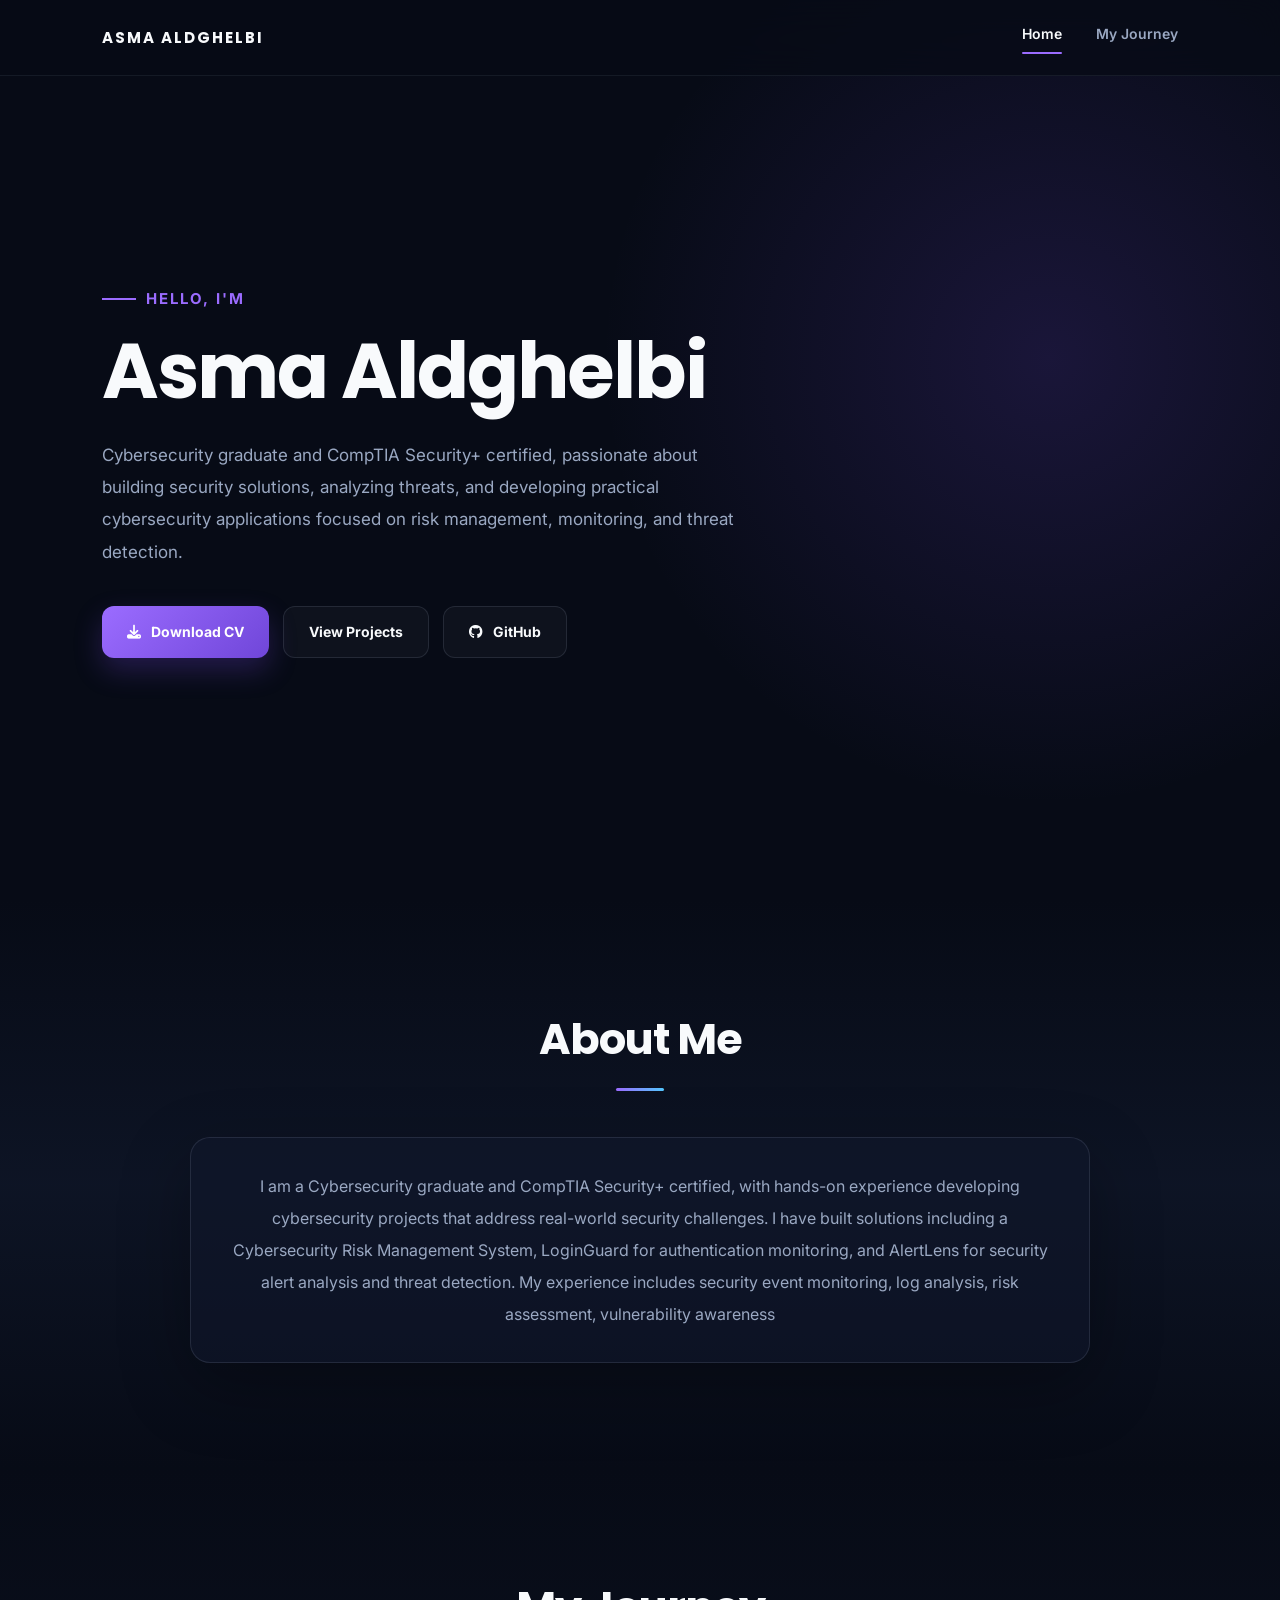
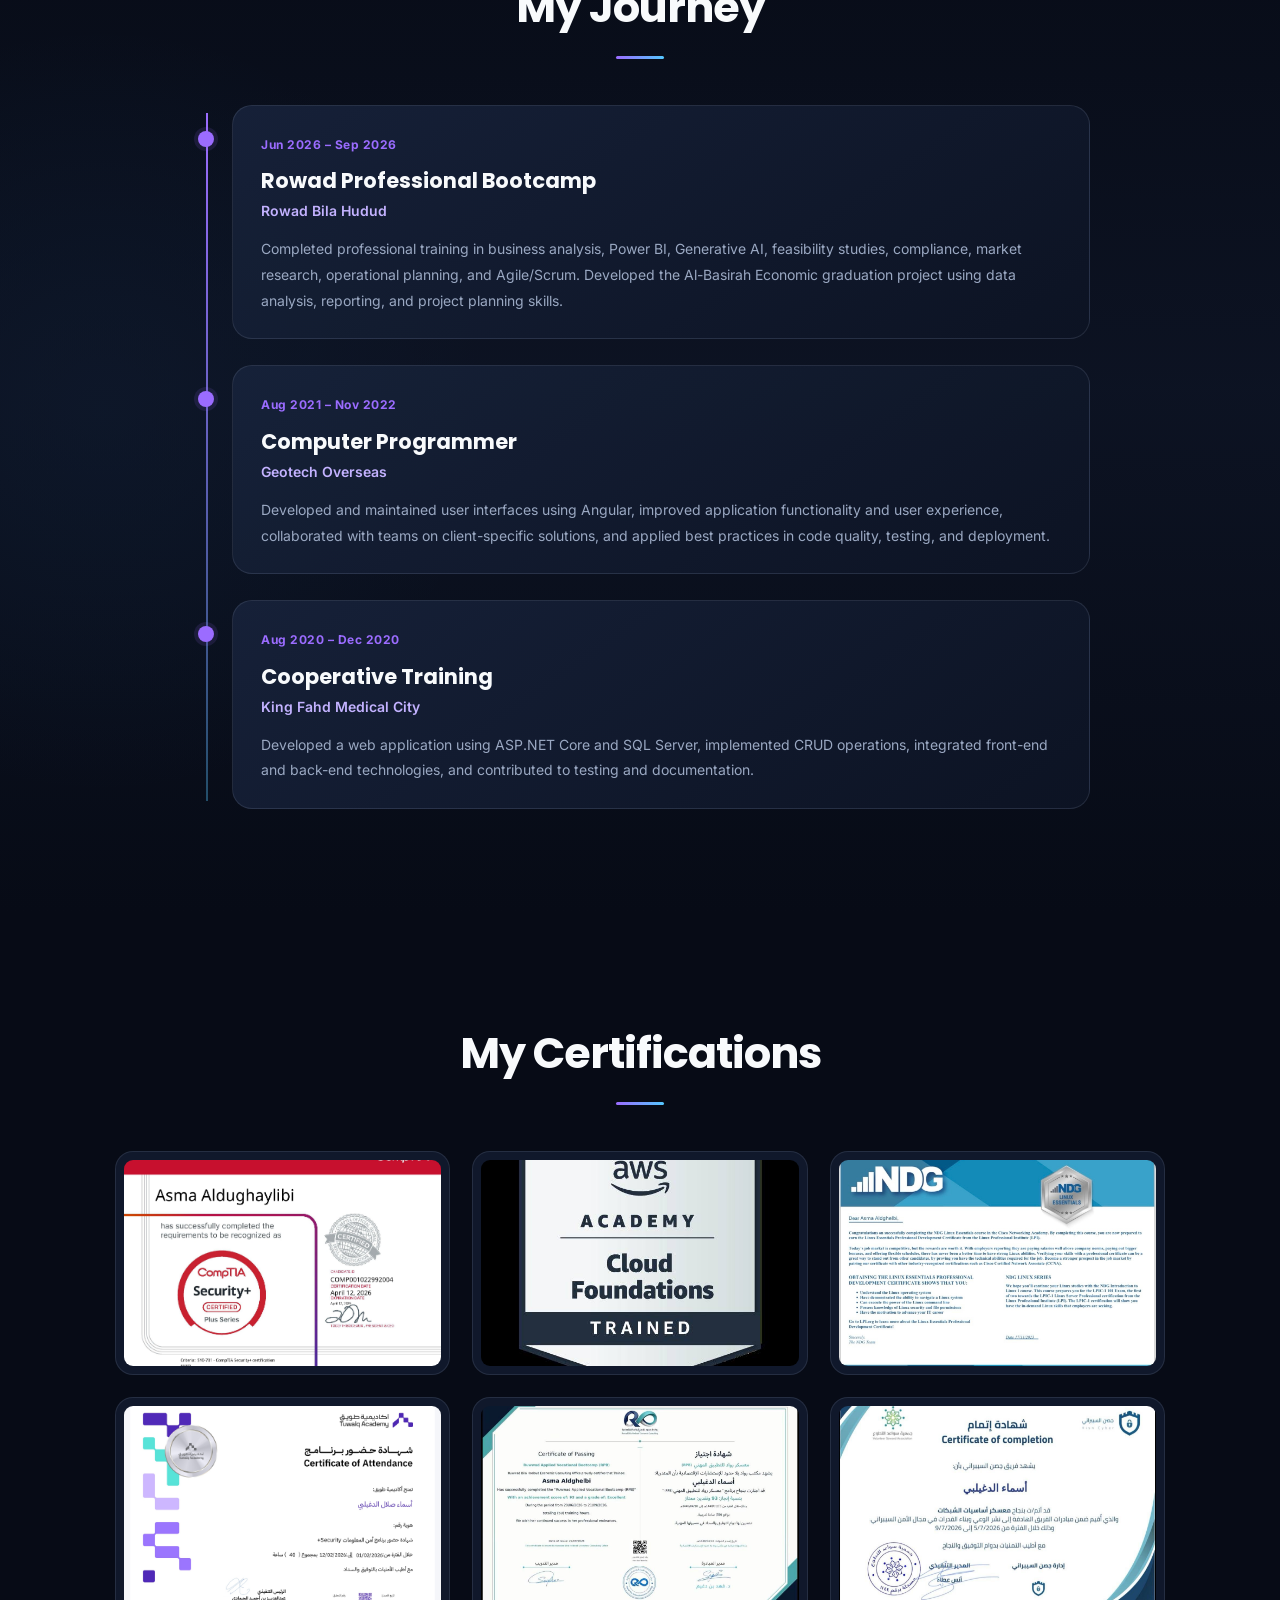
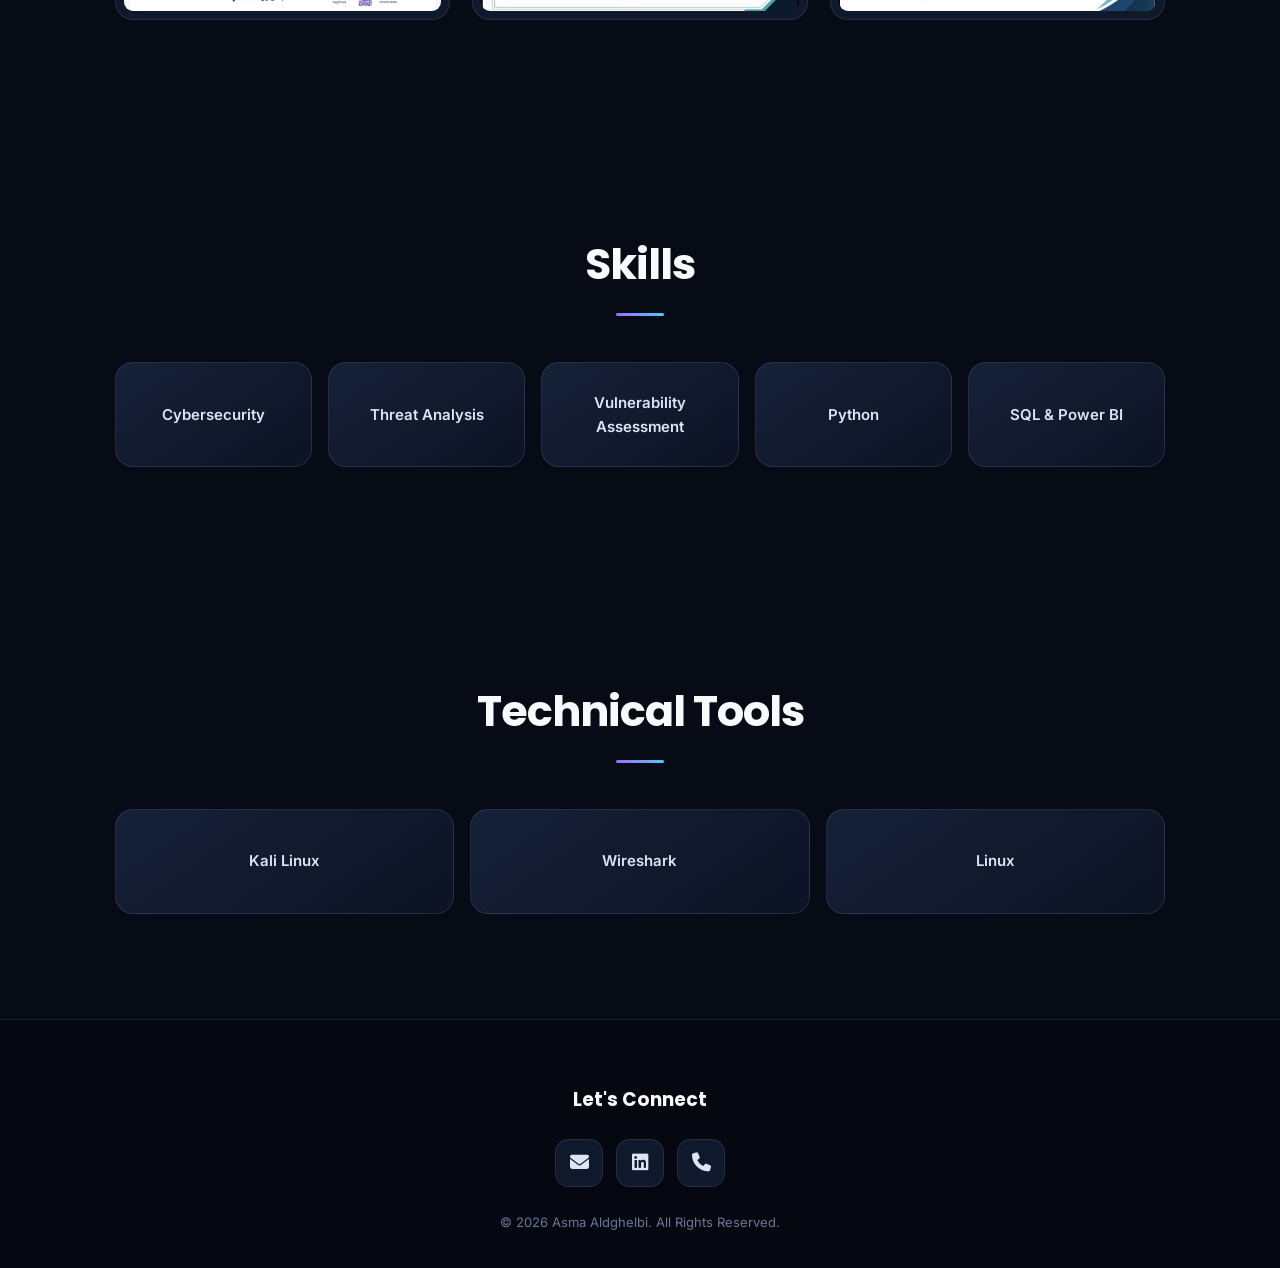
<file: index.html>
<!DOCTYPE html>
<html lang="en">

<head>

    <meta charset="UTF-8">
    <meta name="viewport" content="width=device-width, initial-scale=1.0">

    <title>Asma Aldghelbi | Portfolio</title>

    <link rel="stylesheet" href="css/style.css">

    <link rel="stylesheet"
        href="https://cdnjs.cloudflare.com/ajax/libs/font-awesome/6.7.2/css/all.min.css">

</head>


<body>


<header>

    <nav class="navbar">

        <ul class="nav-links">

            <li>
                <a href="index.html" class="active">
                    Home
                </a>
            </li>

            <li>
                <a href="#journey">
                    My Journey
                </a>
            </li>

        </ul>

    </nav>

</header>



<section class="hero">


    <div class="hero-content">


        <h3>Hello, I'm</h3>


        <h1>Asma Aldghelbi</h1>


        <p>
            Cybersecurity graduate and CompTIA Security+ certified,
            passionate about building security solutions, analyzing
            threats, and developing practical cybersecurity applications
            focused on risk management, monitoring, and threat detection.
        </p>


        <div class="hero-buttons">


            <a href="files/AsmaAldghelbi.pdf"
               download="AsmaAldghelbi.pdf"
               class="btn">

                <i class="fa-solid fa-download"></i>
                Download CV

            </a>



            <a href="projects.html"
               class="btn-outline">

                View Projects

            </a>

            <a href="https://github.com/asma948y8"
               class="btn-outline"
               target="_blank"
               rel="noopener noreferrer">

                <i class="fa-brands fa-github"></i>
                GitHub

            </a>


        </div>


    </div>

</section>





<section class="about">


    <h2>
        About Me
    </h2>



    <p>

        I am a Cybersecurity graduate and CompTIA Security+ certified,
        with hands-on experience developing cybersecurity projects that
        address real-world security challenges. I have built solutions
        including a Cybersecurity Risk Management System, LoginGuard for
        authentication monitoring, and AlertLens for security alert
        analysis and threat detection.

        My experience includes security event monitoring, log analysis,
        risk assessment, vulnerability awareness

    </p>


</section>




<section class="journey" id="journey">


    <h2>
        My Journey
    </h2>


    <div class="timeline">


        <article class="timeline-item">

            <div class="timeline-dot"></div>

            <div class="timeline-card">

                <span class="timeline-date">Jun 2026 – Sep 2026</span>

                <h3>Rowad Professional Bootcamp</h3>

                <h4>Rowad Bila Hudud</h4>

                <p>
                    Completed professional training in business analysis, Power BI,
                    Generative AI, feasibility studies, compliance, market research,
                    operational planning, and Agile/Scrum. Developed the Al-Basirah
                    Economic graduation project using data analysis, reporting, and
                    project planning skills.
                </p>

            </div>

        </article>


        <article class="timeline-item">

            <div class="timeline-dot"></div>

            <div class="timeline-card">

                <span class="timeline-date">Aug 2021 – Nov 2022</span>

                <h3>Computer Programmer</h3>

                <h4>Geotech Overseas</h4>

                <p>
                    Developed and maintained user interfaces using Angular,
                    improved application functionality and user experience,
                    collaborated with teams on client-specific solutions, and
                    applied best practices in code quality, testing, and deployment.
                </p>

            </div>

        </article>


        <article class="timeline-item">

            <div class="timeline-dot"></div>

            <div class="timeline-card">

                <span class="timeline-date">Aug 2020 – Dec 2020</span>

                <h3>Cooperative Training</h3>

                <h4>King Fahd Medical City</h4>

                <p>
                    Developed a web application using ASP.NET Core and SQL Server,
                    implemented CRUD operations, integrated front-end and back-end
                    technologies, and contributed to testing and documentation.
                </p>

            </div>

        </article>


    </div>


</section>




<section class="certificates">


    <h2>
        My Certifications
    </h2>



    <div class="certificate-grid">


        <img src="images/securityplus.jpg"
             alt="CompTIA Security+">


        <img src="images/AWS.jpg"
             alt="AWS Cloud Computing Essentials">


        <img src="images/Linux.PNG"
             alt="Linux Essentials">

        <img src="images/SecurityCertification.jpg"
             alt="Security Certification">


        <img src="images/RuwwadCertification.jpg"
             alt="Ruwwad Certification">

        
        <img src="images/HassenCertification.jpg"
             alt="Security Certification">




    </div>


</section>





<section class="skills">


    <h2>
        Skills
    </h2>



    <div class="skills-grid">


        <div class="skill-card">
            Cybersecurity
        </div>


        <div class="skill-card">
            Threat Analysis
        </div>


        <div class="skill-card">
            Vulnerability Assessment
        </div>


        <div class="skill-card">
            Python
        </div>

        <div class="skill-card">
            SQL & Power BI
        </div>


    </div>


</section>




<section class="skills">


    <h2>
        Technical Tools
    </h2>



    <div class="skills-grid">


        <div class="skill-card">
            Kali Linux
        </div>


        <div class="skill-card">
            Wireshark
        </div>


        <div class="skill-card">
            Linux
        </div>


    </div>


</section>




<footer>


    <h3>
        Let's Connect
    </h3>



    <div class="social-links">


        <a href="mailto:asma.aldghelbi@gmail.com">

            <i class="fa-solid fa-envelope"></i>

        </a>



        <a href="https://www.linkedin.com/in/asma-aldghelbi-b849ba235"
           target="_blank">

            <i class="fab fa-linkedin"></i>

        </a>



        <a href="tel:+966530977625">

            <i class="fa-solid fa-phone"></i>

        </a>


    </div>



    <p>
        © 2026 Asma Aldghelbi. All Rights Reserved.
    </p>



</footer>




<script src="js/main.js"></script>


</body>

</html>
</file>
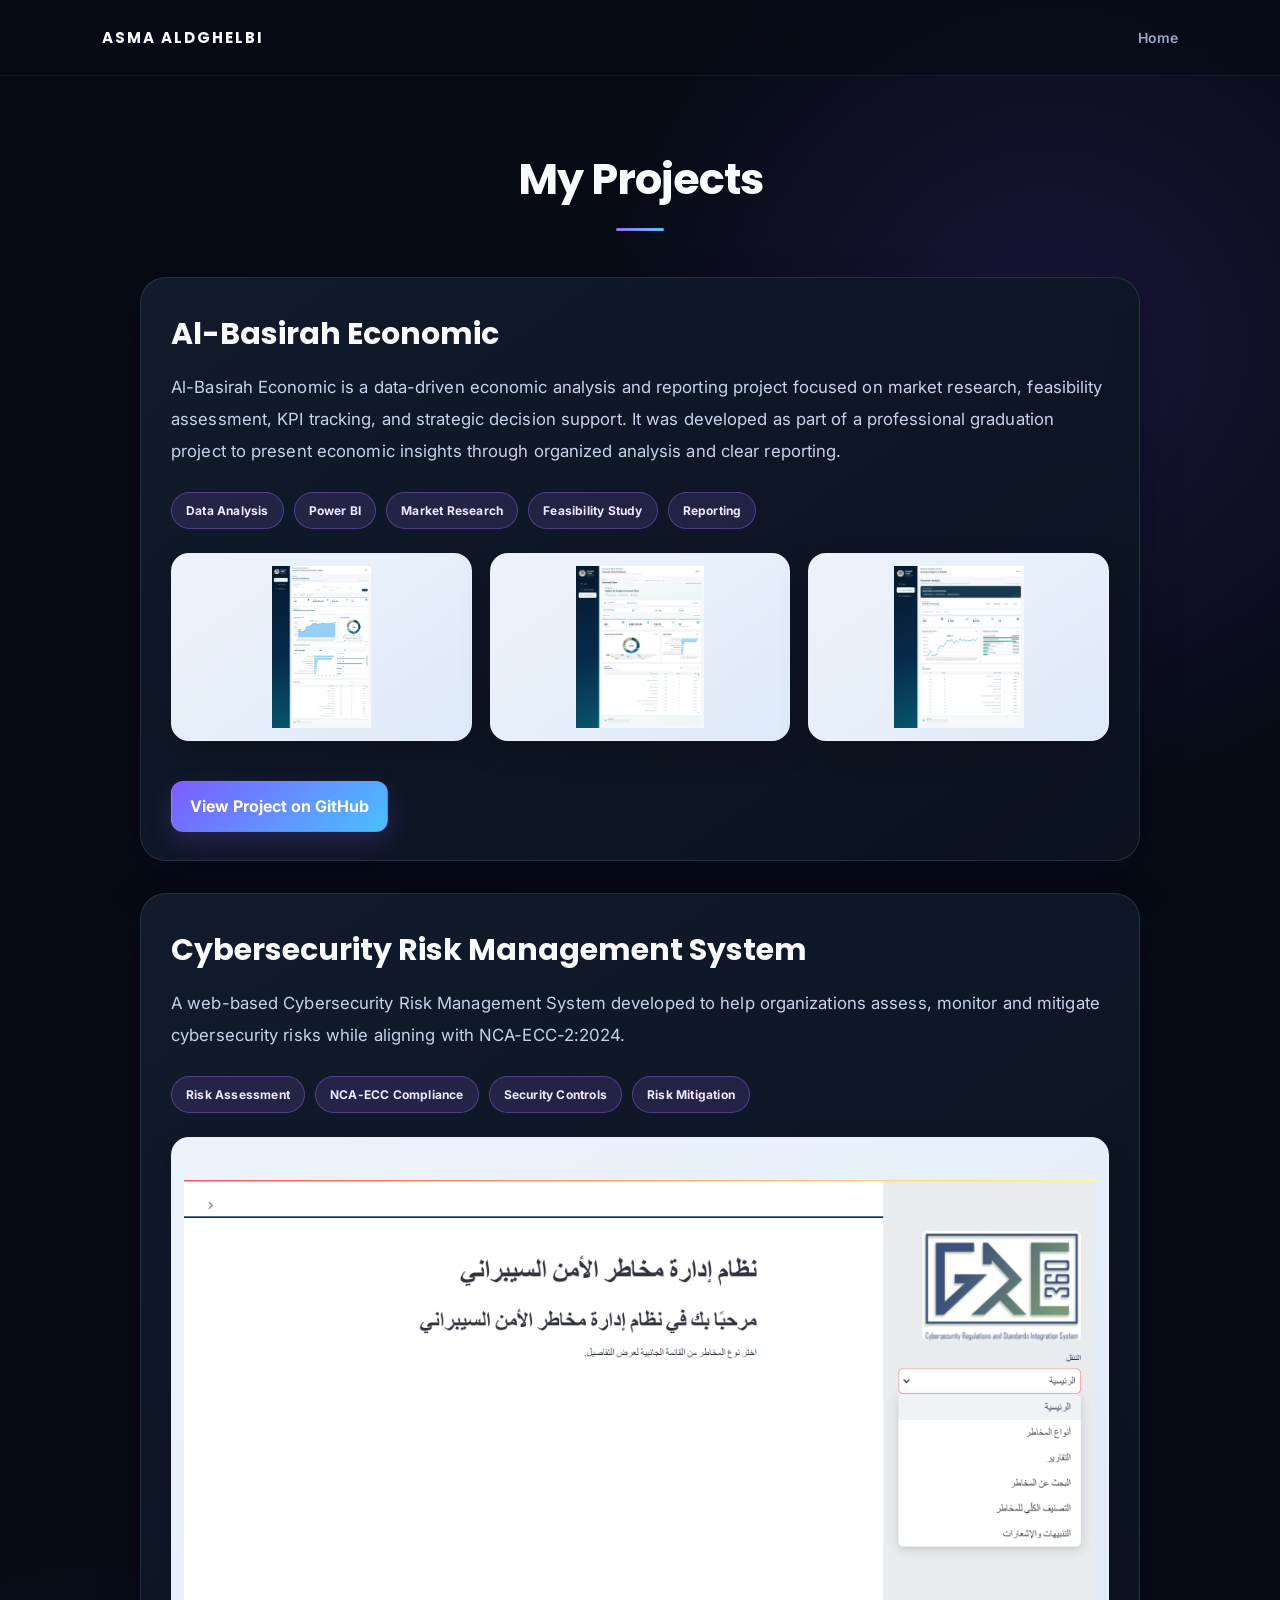
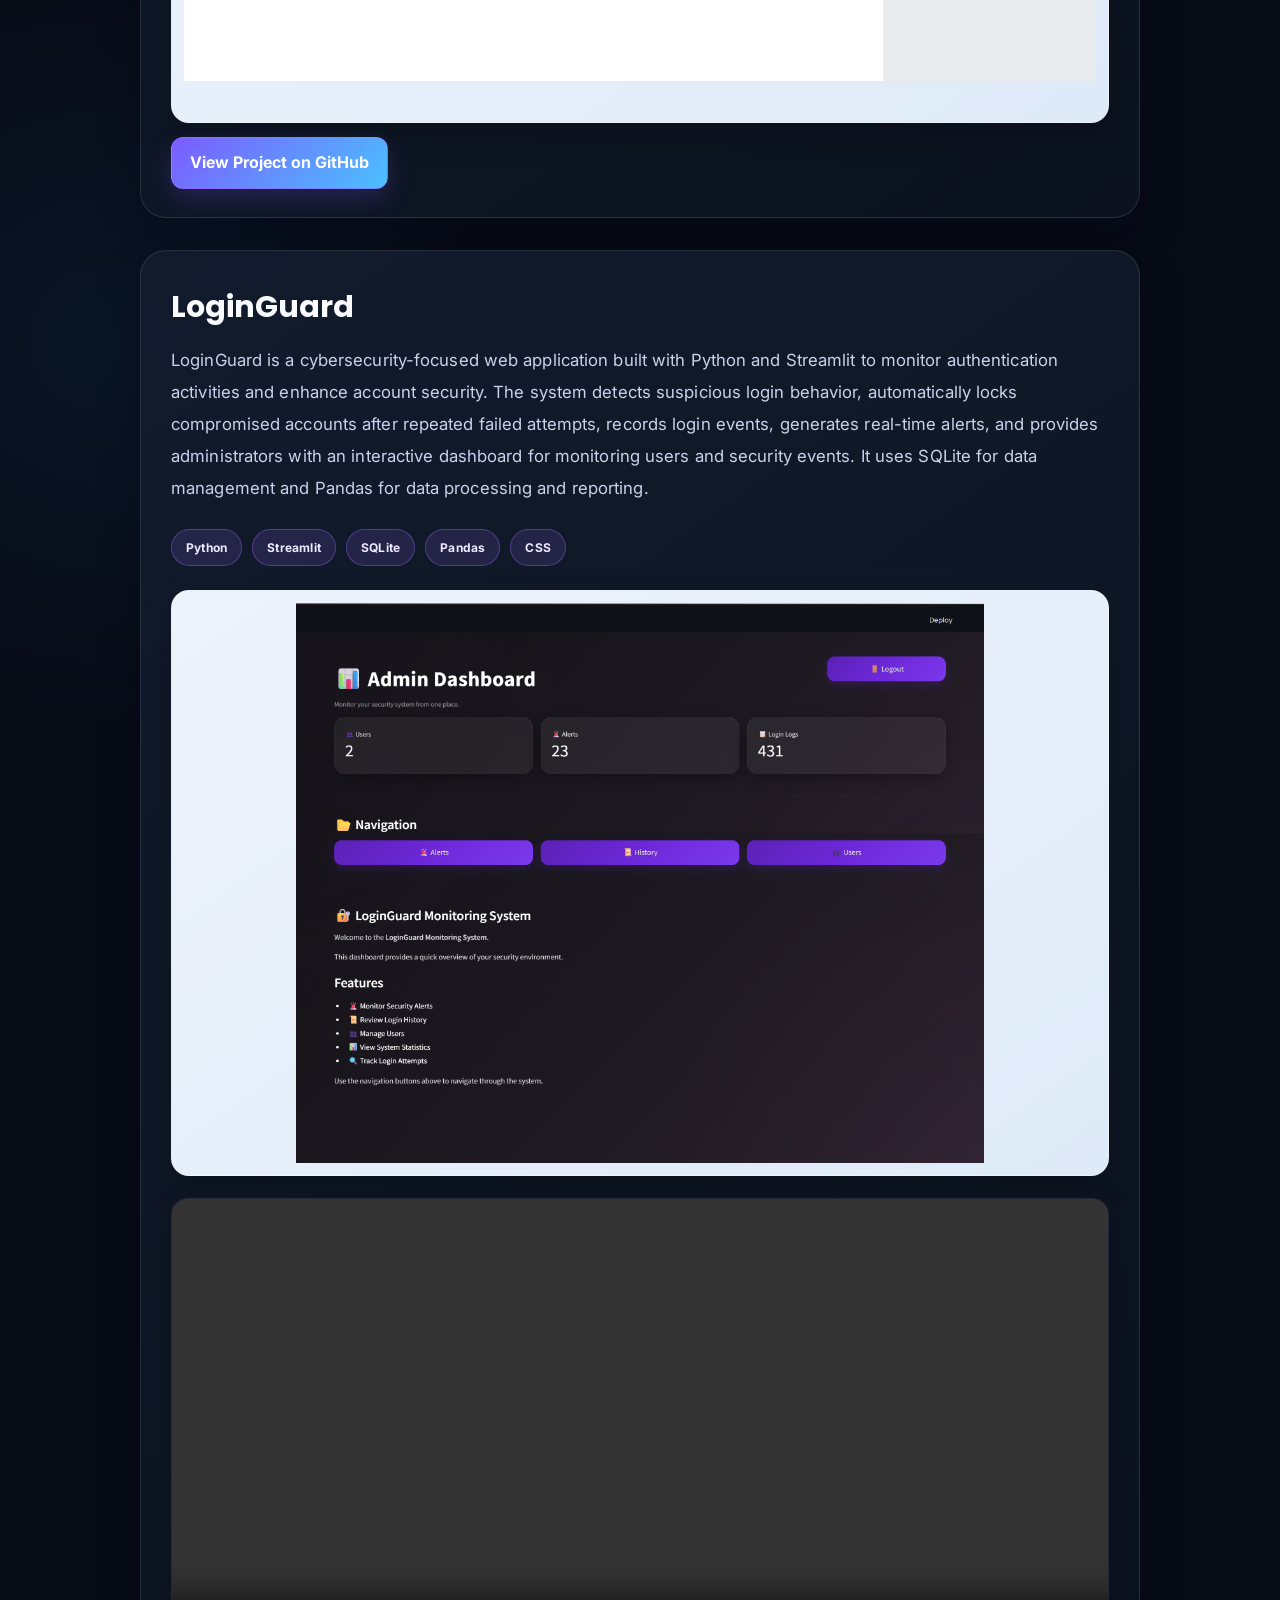
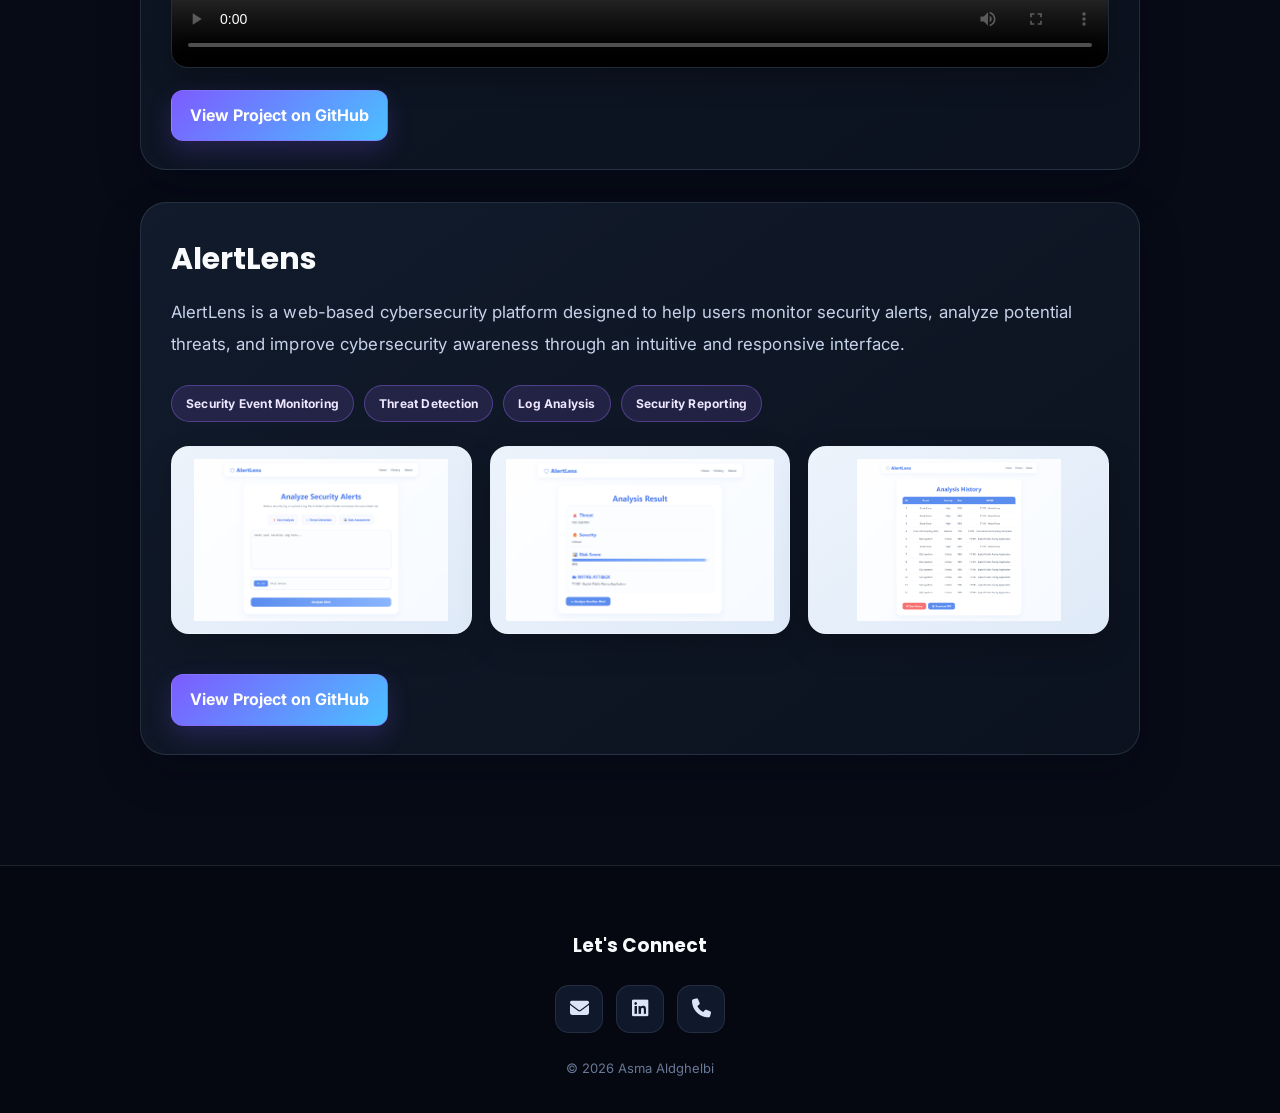
<file: projects.html>
<!DOCTYPE html>
<html lang="en">

<head>
    <meta charset="UTF-8">
    <meta name="viewport" content="width=device-width, initial-scale=1.0">
    <title>Projects | Asma Aldghelbi</title>

    <link rel="stylesheet" href="css/style.css">
    <link rel="stylesheet" href="https://cdnjs.cloudflare.com/ajax/libs/font-awesome/6.7.2/css/all.min.css">
</head>

<body>

    <header>
        <nav class="navbar">
            <ul class="nav-links">
                <li><a href="index.html">Home</a></li>
            </ul>
        </nav>
    </header>

    <section class="projects">

        <h2>My Projects</h2>

        <div class="projects-grid">

            <div class="project-card">

                <div class="project-info">

                    <h3>Al-Basirah Economic</h3>

                    <p>
                        Al-Basirah Economic is a data-driven economic analysis and
                        reporting project focused on market research, feasibility
                        assessment, KPI tracking, and strategic decision support.
                        It was developed as part of a professional graduation
                        project to present economic insights through organized
                        analysis and clear reporting.
                    </p>

                    <div class="tech">
                        <span>Data Analysis</span>
                        <span>Power BI</span>
                        <span>Market Research</span>
                        <span>Feasibility Study</span>
                        <span>Reporting</span>
                    </div>

                    <div class="project-gallery">
                        <img src="images/dashboard.png" alt="Al-Basirah Economic Dashboard">
                        <img src="images/data-dashboard.png" alt="Al-Basirah Economic Data Dashboard">
                        <img src="images/reports.png" alt="Al-Basirah Economic Reports">
                    </div>

                    <a class="project-link" href="https://github.com/asma948y8/-Albasirah-Economic.git" target="_blank" rel="noopener noreferrer">
                        View Project on GitHub
                    </a>

                </div>

            </div>

            <div class="project-card">

                <div class="project-info">

                    <h3>Cybersecurity Risk Management System</h3>

                    <p>
                        A web-based Cybersecurity Risk Management System developed
                        to help organizations assess, monitor and mitigate
                        cybersecurity risks while aligning with NCA-ECC-2:2024.
                    </p>

                    <div class="tech">
                        <span>Risk Assessment</span>
                        <span>NCA-ECC Compliance</span>
                        <span>Security Controls</span>
                        <span>Risk Mitigation</span>
                    </div>

                    <img src="images/GRC360.png" alt="Cybersecurity Risk Management System">

                    <a class="project-link" href="https://github.com/asma948y8/GRC-System" target="_blank" rel="noopener noreferrer">
                        View Project on GitHub
                    </a>
                </div>

            </div>

            <div class="project-card">

                <div class="project-info">

                    <h3>LoginGuard</h3>

                    <p>
                        LoginGuard is a cybersecurity-focused web application built
                        with Python and Streamlit to monitor authentication activities
                        and enhance account security. The system detects suspicious
                        login behavior, automatically locks compromised accounts after
                        repeated failed attempts, records login events, generates
                        real-time alerts, and provides administrators with an
                        interactive dashboard for monitoring users and security events.
                        It uses SQLite for data management and Pandas for data
                        processing and reporting.
                    </p>

                    <div class="tech">
                        <span>Python</span>
                        <span>Streamlit</span>
                        <span>SQLite</span>
                        <span>Pandas</span>
                        <span>CSS</span>
                    </div>

                    <img src="images/LoginGuard.png" alt="LoginGuard Dashboard">

                    <video controls class="project-video">
                        <source src="videos/loginguardvideo.mp4" type="video/mp4">
                        Your browser does not support the video tag.
                    </video>

                    <a class="project-link" href="https://github.com/asma948y8/LoginGuard" target="_blank" rel="noopener noreferrer">
                        View Project on GitHub
                    </a>

                </div>

            </div>

            <div class="project-card">

                <div class="project-info">

                    <h3>AlertLens</h3>

                    <p>
                        AlertLens is a web-based cybersecurity platform designed to
                        help users monitor security alerts, analyze potential threats,
                        and improve cybersecurity awareness through an intuitive and
                        responsive interface.
                    </p>

                    <div class="tech">
                        <span>Security Event Monitoring</span>
                        <span>Threat Detection</span>
                        <span>Log Analysis</span>
                        <span>Security Reporting</span>
                    </div>

                    <div class="project-gallery">
                        <img src="images/Homescrean.png" alt="Home Screen">
                        <img src="images/Resultscrean.png" alt="Result Screen">
                        <img src="images/Historyscrean.png" alt="History Screen">
                    </div>

                    <a class="project-link" href="https://github.com/asma948y8/AlertLens" target="_blank" rel="noopener noreferrer">
                        View Project on GitHub
                    </a>

                </div>

            </div>

        </div>

    </section>

    <footer>

        <h3>Let's Connect</h3>

        <div class="social-links">

            <a href="mailto:asma.aldghelbi@gmail.com">
                <i class="fa-solid fa-envelope"></i>
            </a>

            <a href="https://www.linkedin.com/in/asma-aldghelbi-b849ba235" target="_blank">
                <i class="fab fa-linkedin"></i>
            </a>

            <a href="tel:+966530977625">
                <i class="fa-solid fa-phone"></i>
            </a>

        </div>

        <p>&copy; 2026 Asma Aldghelbi</p>

    </footer>

</body>

</html>
</file>
<file: css/style.css>
@import url('https://fonts.googleapis.com/css2?family=Inter:wght@400;500;600;700;800&family=Poppins:wght@500;600;700;800&display=swap');

:root{
    --bg:#070b16;
    --surface:#10182b;
    --surface-light:#17223a;
    --text:#f8fafc;
    --muted:#9aa8c2;
    --accent:#9b6cff;
    --accent-dark:#7046d9;
    --border:rgba(148,163,184,.16);
    --shadow:0 24px 70px rgba(0,0,0,.3);
}

*{
    margin:0;
    padding:0;
    box-sizing:border-box;
    scroll-behavior:smooth;
}

body{
    background:
        radial-gradient(circle at 82% 8%, rgba(112,70,217,.18), transparent 28rem),
        radial-gradient(circle at 8% 45%, rgba(35,112,180,.1), transparent 24rem),
        var(--bg);
    color:var(--text);
    font-family:'Inter',sans-serif;
    line-height:1.6;
}

body::selection{
    background:var(--accent);
    color:#fff;
}

a{
    color:inherit;
    text-decoration:none;
}

ul{
    list-style:none;
}

.navbar{
    width:100%;
    height:76px;
    display:flex;
    align-items:center;
    padding:0 8%;
    position:fixed;
    top:0;
    left:0;
    background:rgba(7,11,22,.74);
    border-bottom:1px solid rgba(148,163,184,.1);
    backdrop-filter:blur(18px);
    z-index:999;
}

.navbar::before{
    content:'ASMA ALDGHELBI';
    color:var(--text);
    font-family:'Poppins',sans-serif;
    font-size:15px;
    font-weight:700;
    letter-spacing:2px;
}

.nav-links{
    display:flex;
    gap:34px;
    margin-left:auto;
}

.nav-links a{
    color:var(--muted);
    font-size:14px;
    font-weight:600;
    transition:.25s ease;
}

.nav-links a:hover,
.nav-links .active{
    color:var(--text);
}

.nav-links .active::after{
    content:'';
    display:block;
    height:2px;
    margin-top:6px;
    background:var(--accent);
    border-radius:10px;
}

.hero{
    min-height:100vh;
    display:flex;
    align-items:center;
    padding:150px 8% 110px;
    position:relative;
    overflow:hidden;
}

.hero-content{
    max-width:760px;
    position:relative;
    z-index:1;
}

.hero-content h3{
    display:inline-flex;
    align-items:center;
    gap:10px;
    color:var(--accent);
    font-size:15px;
    font-weight:700;
    letter-spacing:2px;
    text-transform:uppercase;
    margin-bottom:18px;
}

.hero-content h3::before{
    content:'';
    width:34px;
    height:2px;
    background:var(--accent);
}

.hero-content h1{
    max-width:700px;
    font-family:'Poppins',sans-serif;
    font-size:clamp(42px,6vw,78px);
    line-height:1.1;
    letter-spacing:-2px;
    margin-bottom:25px;
}

.hero-content h1::first-line{
    color:var(--text);
}

.hero-content p{
    max-width:650px;
    color:var(--muted);
    font-size:17px;
    line-height:1.9;
    margin-bottom:38px;
}

.hero-buttons{
    display:flex;
    flex-wrap:wrap;
    gap:14px;
}

.btn,
.btn-outline{
    display:inline-flex;
    align-items:center;
    justify-content:center;
    gap:10px;
    min-height:52px;
    padding:0 25px;
    border-radius:12px;
    font-size:14px;
    font-weight:700;
    transition:.25s ease;
}

.btn{
    color:#fff;
    background:linear-gradient(135deg,var(--accent),var(--accent-dark));
    box-shadow:0 12px 28px rgba(112,70,217,.28);
}

.btn:hover,
.btn-outline:hover{
    transform:translateY(-4px);
}

.btn-outline{
    color:var(--text);
    border:1px solid var(--border);
    background:rgba(255,255,255,.03);
}

.btn-outline:hover{
    border-color:var(--accent);
    background:rgba(155,108,255,.1);
}

section{
    padding:105px 8%;
}

section h2,
.projects h2{
    text-align:center;
    font-family:'Poppins',sans-serif;
    font-size:clamp(28px,4vw,43px);
    letter-spacing:-1px;
    margin-bottom:46px;
}

section h2::after,
.projects h2::after{
    content:'';
    display:block;
    width:48px;
    height:3px;
    margin:14px auto 0;
    border-radius:10px;
    background:linear-gradient(90deg,var(--accent),#54c7ff);
}

.about{
    background:linear-gradient(180deg,transparent,rgba(16,24,43,.7),transparent);
}

.about p{
    max-width:900px;
    margin:auto;
    padding:32px 36px;
    border:1px solid var(--border);
    border-radius:20px;
    background:rgba(16,24,43,.58);
    color:var(--muted);
    text-align:center;
    line-height:2;
    font-size:16px;
    box-shadow:var(--shadow);
}

.journey{
    background:linear-gradient(180deg,transparent,rgba(16,24,43,.6),transparent);
}

.timeline{
    max-width:900px;
    margin:auto;
    position:relative;
}

.timeline::before{
    content:'';
    position:absolute;
    left:16px;
    top:8px;
    bottom:8px;
    width:2px;
    background:linear-gradient(var(--accent),rgba(84,199,255,.35));
}

.timeline-item{
    position:relative;
    padding-left:42px;
    margin-bottom:26px;
}

.timeline-item:last-child{
    margin-bottom:0;
}

.timeline-dot{
    position:absolute;
    left:8px;
    top:26px;
    width:16px;
    height:16px;
    border-radius:50%;
    background:var(--accent);
    box-shadow:0 0 0 4px rgba(155,108,255,.12);
    z-index:1;
}

.timeline-card{
    padding:25px 28px;
    border:1px solid var(--border);
    border-radius:20px;
    background:linear-gradient(145deg,rgba(23,34,58,.95),rgba(13,20,36,.95));
    transition:.3s ease;
}

.timeline-card:hover{
    transform:translateX(6px);
    border-color:rgba(155,108,255,.65);
    box-shadow:var(--shadow);
}

.timeline-date{
    display:inline-block;
    margin-bottom:10px;
    color:var(--accent);
    font-size:12px;
    font-weight:700;
    letter-spacing:.5px;
}

.timeline-card h3{
    font-family:'Poppins',sans-serif;
    font-size:21px;
    margin-bottom:3px;
}

.timeline-card h4{
    color:#c3b2ff;
    font-size:14px;
    font-weight:600;
    margin-bottom:13px;
}

.timeline-card p{
    color:var(--muted);
    font-size:14px;
    line-height:1.85;
}

.certificate-grid{
    display:grid;
    grid-template-columns:repeat(3,1fr);
    gap:22px;
    max-width:1050px;
    margin:auto;
}

.certificate-grid img{
    width:100%;
    aspect-ratio:1.5;
    object-fit:cover;
    padding:8px;
    border:1px solid var(--border);
    border-radius:18px;
    background:var(--surface);
    transition:.3s ease;
}

.certificate-grid img:hover{
    transform:translateY(-8px);
    border-color:var(--accent);
    box-shadow:0 18px 35px rgba(0,0,0,.28);
}

.skills-grid{
    display:grid;
    grid-template-columns:repeat(auto-fit,minmax(190px,1fr));
    gap:16px;
    max-width:1050px;
    margin:auto;
}

.skill-card{
    min-height:105px;
    display:flex;
    align-items:center;
    justify-content:center;
    padding:22px;
    color:#dbe5f5;
    text-align:center;
    font-size:15px;
    font-weight:600;
    border:1px solid var(--border);
    border-radius:18px;
    background:linear-gradient(145deg,rgba(23,34,58,.95),rgba(13,20,36,.95));
    transition:.3s ease;
}

.skill-card:hover{
    color:#fff;
    transform:translateY(-7px);
    border-color:rgba(155,108,255,.75);
    box-shadow:0 16px 30px rgba(0,0,0,.28);
}

.projects{
    padding:145px 8% 110px;
}

.projects-grid{
    display:flex;
    flex-direction:column;
    gap:32px;
    max-width:1000px;
    margin:auto;
}

.project-card{
    width:100%;
    padding:32px 30px 28px;
    border:1px solid rgba(148,163,184,.18);
    border-radius:26px;
    background:linear-gradient(145deg,rgba(18,28,45,.96),rgba(12,19,32,.96));
    box-shadow:0 18px 42px rgba(2,6,23,.28);
    transition:.3s ease;
}

.project-card:hover{
    transform:translateY(-6px);
    border-color:rgba(155,108,255,.7);
    box-shadow:0 22px 45px rgba(0,0,0,.22);
}

.project-info h3{
    font-family:'Poppins',sans-serif;
    font-size:clamp(22px,3vw,30px);
    margin-bottom:14px;
}

.project-info p{
    color:#c7d3eb;
    font-size:1.05rem;
    line-height:1.9;
    margin-bottom:24px;
    letter-spacing:.1px;
}

.project-card img{
    display:block;
    width:100%;
    max-height:460px;
    margin-top:18px;
    object-fit:contain;
    object-position:center;
    border:1px solid rgba(148,163,184,.2);
    border-radius:18px;
    background:linear-gradient(145deg,#edf3fb,#dfeaf8);
    transition:.35s ease;
}

.project-gallery{
    display:grid;
    grid-template-columns:repeat(3,minmax(0,1fr));
    gap:18px;
    margin:22px 0 26px;
    align-items:stretch;
}

.project-gallery img,
.project-card > .project-info > img:not(.project-video){
    display:block;
    width:100%;
    height:auto;
    aspect-ratio:16 / 10;
    max-height:none;
    object-fit:contain;
    object-position:center;
    margin-top:0;
    padding:12px;
    border:1px solid rgba(255,255,255,.12);
    border-radius:18px;
    box-shadow:0 12px 30px rgba(0,0,0,.18);
    background:linear-gradient(145deg,#edf3fb,#dfeaf8);
}

.project-card img:hover{
    transform:scale(1.015);
}

@media (max-width:760px){
    .project-gallery{
        grid-template-columns:1fr;
    }
    .project-gallery img,
    .project-card > .project-info > img:not(.project-video){
        height:220px;
    }
}

.tech{
    display:flex;
    flex-wrap:wrap;
    gap:10px;
    margin-bottom:24px;
}

.tech span{
    padding:8px 14px;
    color:#efe7ff;
    border:1px solid rgba(155,108,255,.38);
    border-radius:50px;
    background:rgba(155,108,255,.14);
    font-size:12px;
    font-weight:700;
    letter-spacing:.2px;
}

.project-link{
    display:inline-flex;
    align-items:center;
    justify-content:center;
    margin-top:14px;
    padding:12px 18px;
    color:#fff;
    border:1px solid rgba(155,108,255,.45);
    border-radius:12px;
    background:linear-gradient(135deg,#7c5cff,#4bc0ff);
    font-weight:700;
    text-decoration:none;
    transition:.3s ease;
    box-shadow:0 10px 24px rgba(124,92,255,.2);
}

.project-link:hover{
    transform:translateY(-2px);
    box-shadow:0 12px 24px rgba(124,92,255,.28);
}

.project-video{
    width:100%;
    margin-top:22px;
    border:1px solid var(--border);
    border-radius:16px;
    box-shadow:0 10px 30px rgba(0,0,0,.25);
}

footer{
    padding:65px 20px 35px;
    text-align:center;
    border-top:1px solid var(--border);
    background:#050811;
}

footer h3{
    font-family:'Poppins',sans-serif;
    margin-bottom:24px;
}

.social-links{
    display:flex;
    justify-content:center;
    gap:13px;
    margin-bottom:25px;
}

.social-links a{
    width:48px;
    height:48px;
    display:flex;
    align-items:center;
    justify-content:center;
    color:#dbe5f5;
    border:1px solid var(--border);
    border-radius:14px;
    background:var(--surface);
    font-size:19px;
    transition:.25s ease;
}

.social-links a:hover{
    color:#fff;
    border-color:var(--accent);
    background:var(--accent-dark);
    transform:translateY(-5px);
}

footer p{
    color:#687895;
    font-size:13px;
}

.hidden{
    opacity:0;
    transform:translateY(35px);
    transition:.8s ease;
}

.show{
    opacity:1;
    transform:translateY(0);
}

@media(max-width:700px){
    .navbar{
        height:68px;
        padding:0 6%;
    }

    .navbar::before{
        font-size:12px;
        letter-spacing:1px;
    }

    .nav-links{
        gap:16px;
    }

    .nav-links a{
        font-size:12px;
    }

    .hero{
        min-height:auto;
        display:flex;
        flex-direction:column;
        padding:140px 6% 90px;
    }

    .hero-content h1{
        letter-spacing:-1px;
    }

    .hero-content p{
        font-size:15px;
    }

    .btn,
    .btn-outline{
        width:100%;
    }

    section{
        padding:75px 6%;
    }

    .about p{
        padding:24px 20px;
        font-size:14px;
    }

    .timeline::before{
        left:11px;
    }

    .timeline-item{
        padding-left:39px;
    }

    .timeline-dot{
        left:2px;
    }

    .timeline-card{
        padding:21px 18px;
    }

    .certificate-grid{
        grid-template-columns:1fr;
        max-width:430px;
    }

    .skills-grid{
        grid-template-columns:1fr 1fr;
        gap:12px;
    }

    .skill-card{
        min-height:86px;
        padding:14px 8px;
        font-size:13px;
    }

    .projects{
        padding:115px 6% 75px;
    }

    .project-card{
        padding:20px;
        border-radius:18px;
    }
}
</file>
